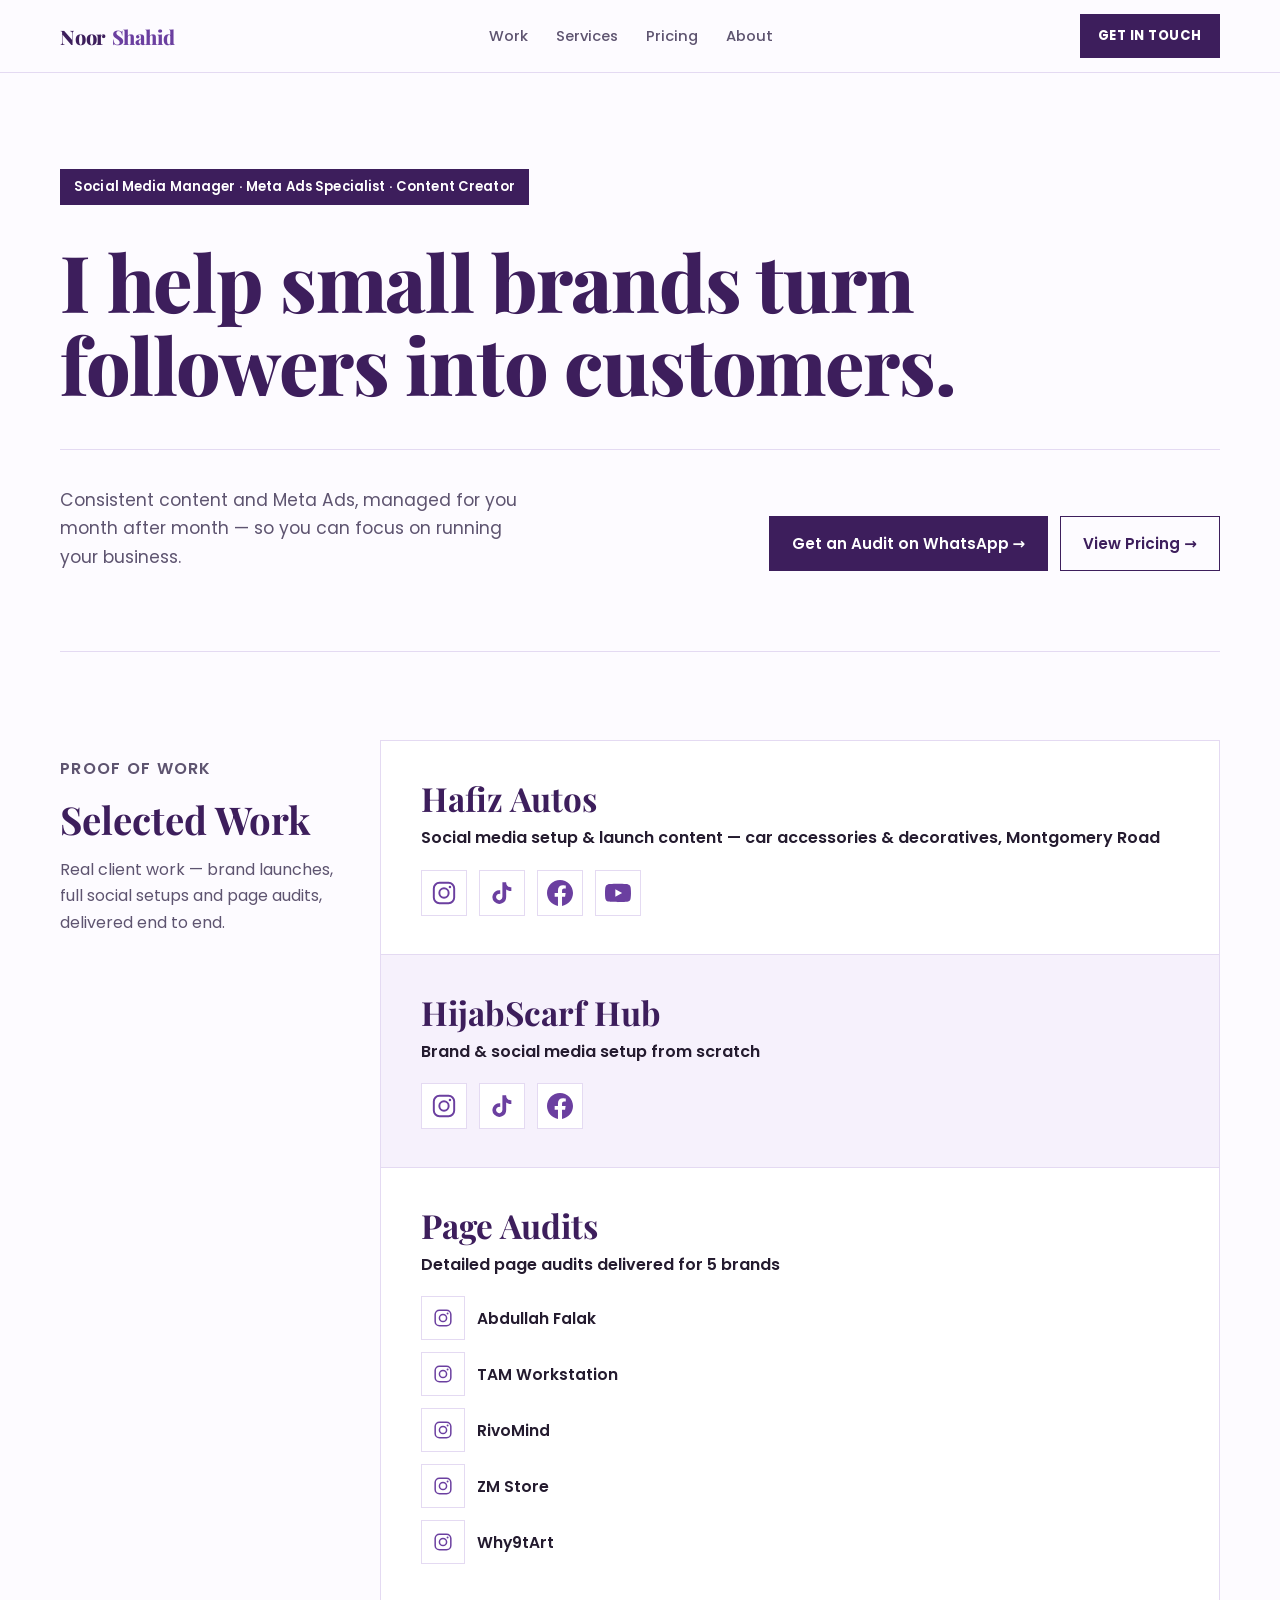
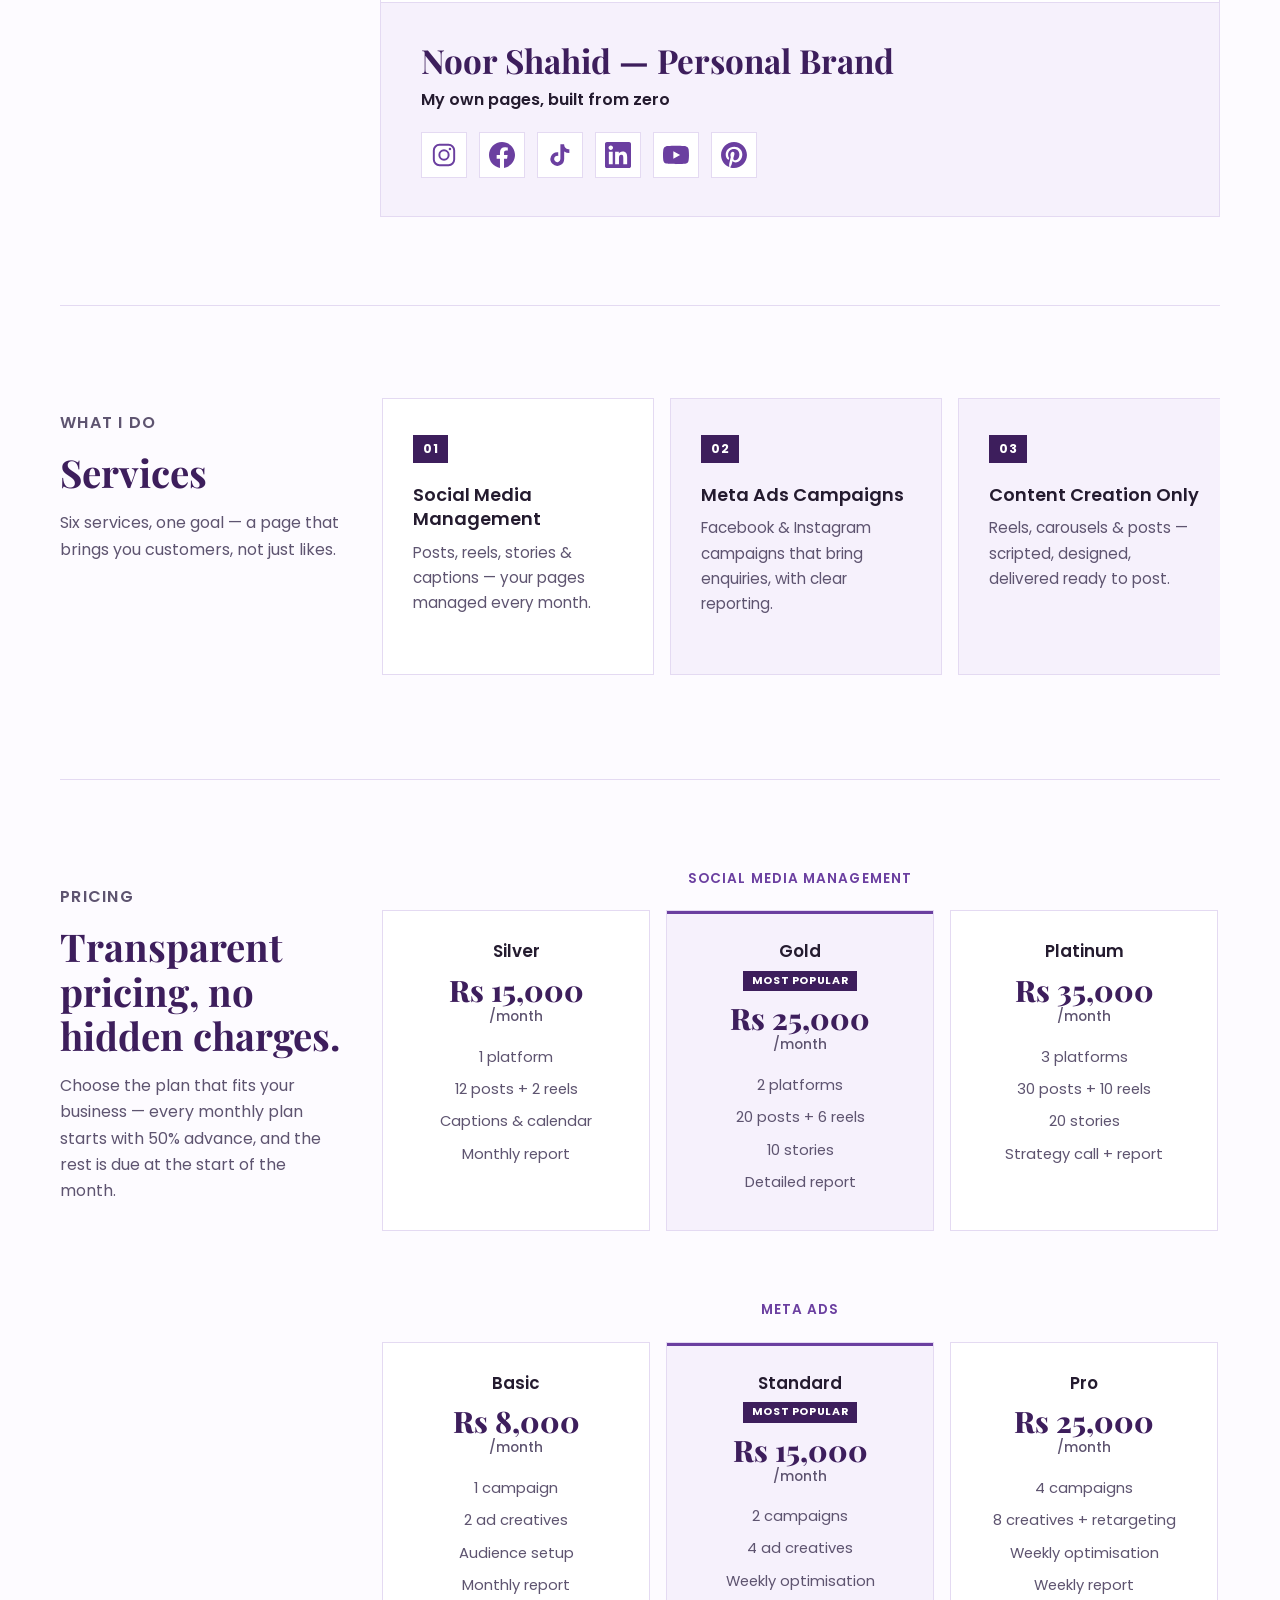
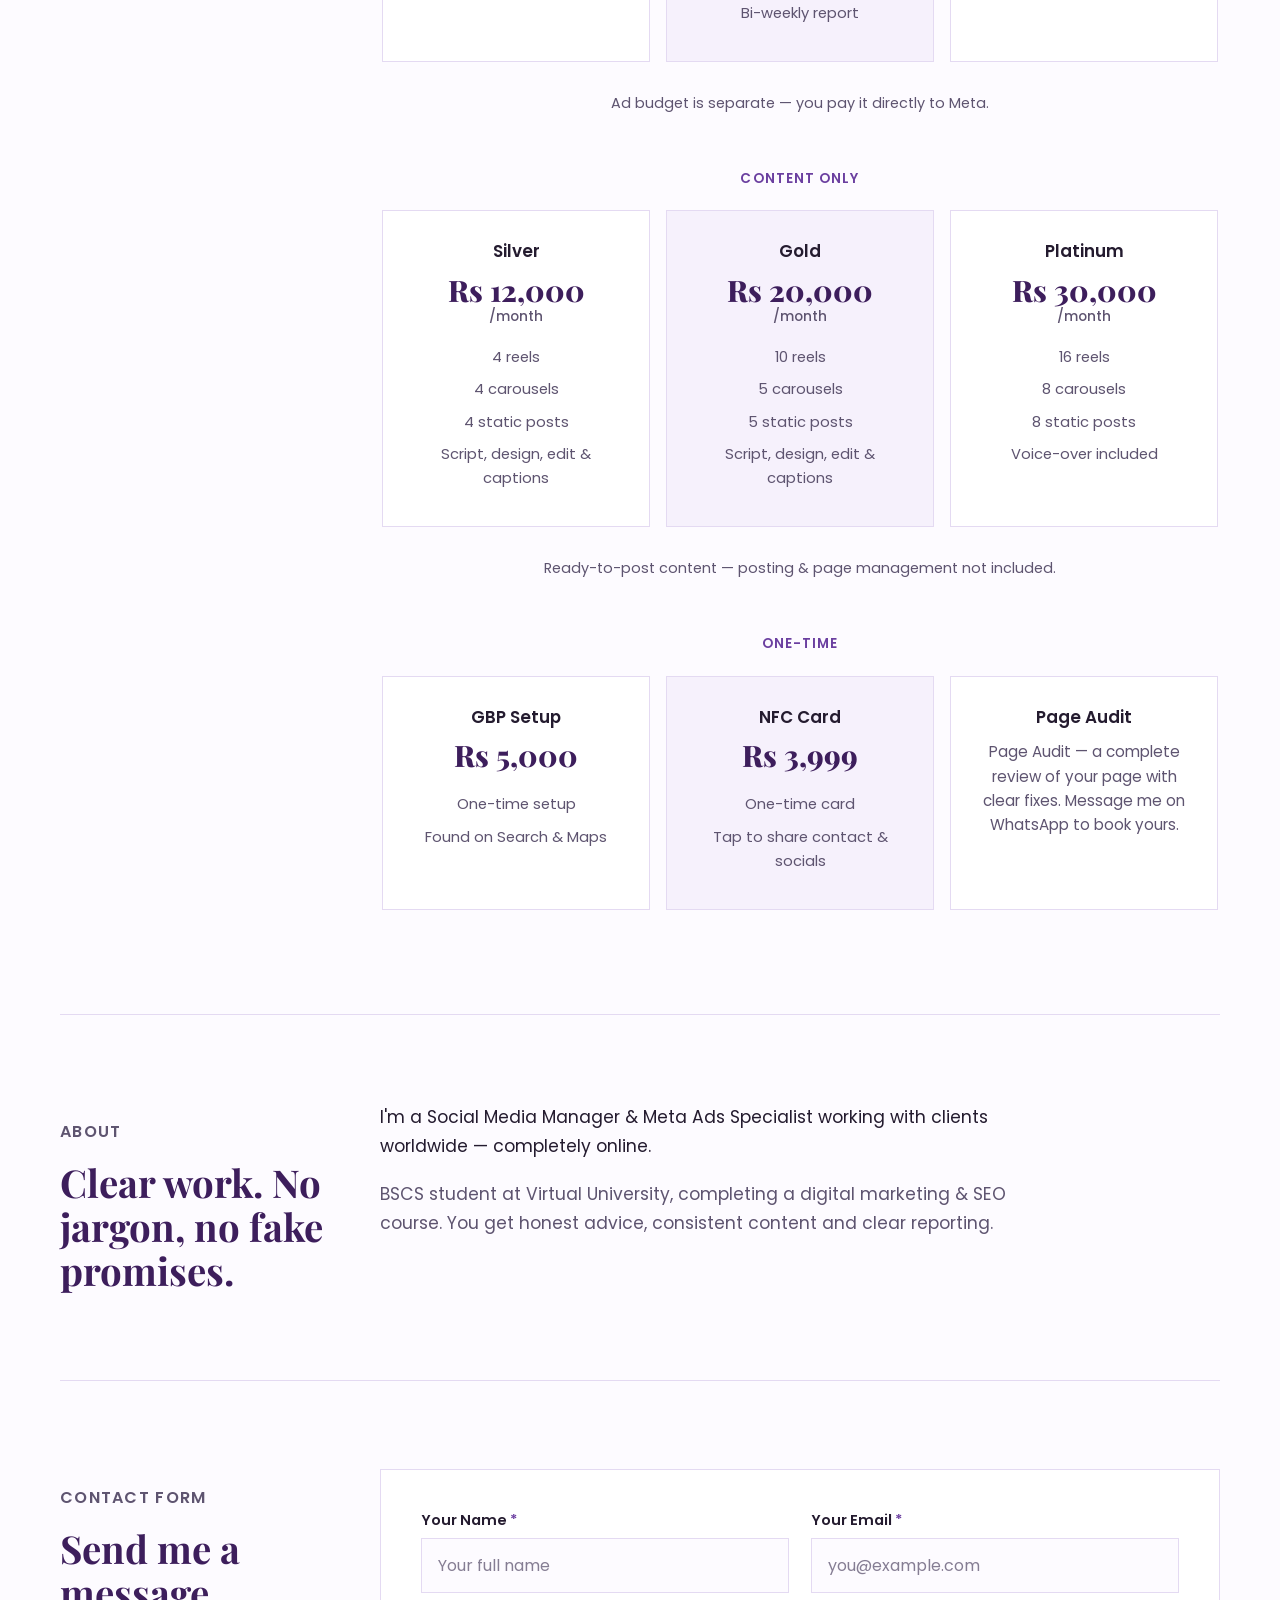
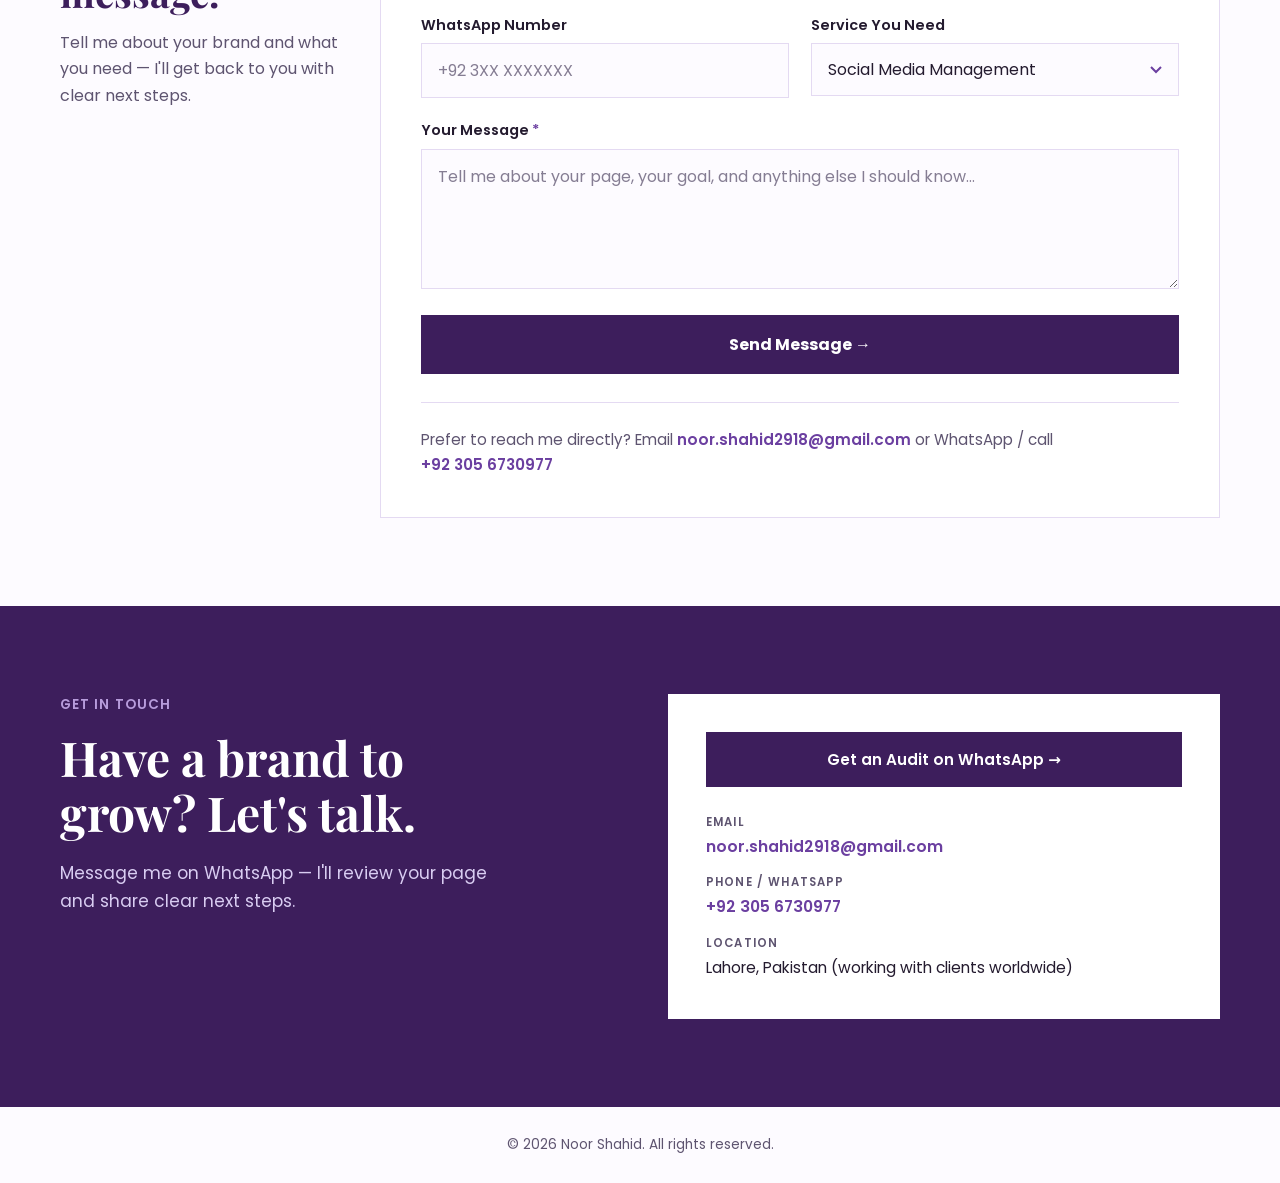
<file: index.html>
<!doctype html>
<html lang="en">
<head>
<meta charset="utf-8" />
<meta name="viewport" content="width=device-width, initial-scale=1, viewport-fit=cover" />
<meta name="color-scheme" content="light dark" />
<link rel="icon" href="data:," />
<title>Noor Shahid — Social Media Manager & Meta Ads Specialist</title>
<meta name="description" content="Noor Shahid — Social Media Manager & Meta Ads Specialist working with clients worldwide. SMM, Meta Ads, content creation, landing pages, GBP setup & NFC cards." />
<link rel="preconnect" href="https://fonts.googleapis.com">
<link rel="preconnect" href="https://fonts.gstatic.com" crossorigin>
<link href="https://fonts.googleapis.com/css2?family=Playfair+Display:wght@600;700;800&family=Poppins:wght@400;500;600;700&display=swap" rel="stylesheet">
<style>
:root{
  --deep:#3D1E5C; --royal:#6B3FA0; --lav:#B79CDB;
  --bg:#FDFBFF; --bg-soft:#F6F1FC; --surface:#FFFFFF;
  --ink:#241B2F; --muted:#5E5470; --line:#E4DAF2;
  --tag-bg:#F1EAF9;
}
@media (prefers-color-scheme: dark){
  :root{ --bg:#150D24; --bg-soft:#1C1230; --surface:#1E1433; --ink:#F3EEFA; --muted:#C9BCE2; --line:#3A2A57; --tag-bg:#2C1E47; }
}
*,*::before,*::after{box-sizing:border-box}
html{scroll-behavior:smooth;overflow-x:hidden}
body{margin:0;font-family:'Poppins',system-ui,sans-serif;background:var(--bg);color:var(--ink);font-size:17px;line-height:1.65;-webkit-font-smoothing:antialiased;overflow-x:hidden;max-width:100%;width:100%}
a{color:inherit}
img,svg,video{max-width:100%}
h1,h2,h3{margin:0;overflow-wrap:break-word}
p{margin:0;overflow-wrap:break-word}
.wrap{width:100%;max-width:1200px;margin-left:auto;margin-right:auto;padding-left:20px;padding-right:20px;min-width:0;box-sizing:border-box}
.serif{font-family:'Playfair Display',serif}

/* HEADER */
header{position:sticky;top:0;z-index:20;background:var(--bg);border-bottom:1px solid var(--line)}
.header-in{display:flex;align-items:center;justify-content:space-between;gap:14px 28px;padding:14px 20px;flex-wrap:wrap;width:100%}
.logo{font-family:'Playfair Display',serif;font-weight:800;font-size:1.25rem;color:var(--deep);text-decoration:none;letter-spacing:-.01em;flex:0 0 auto;display:inline-flex;align-items:center;gap:.32em;min-height:44px;white-space:nowrap;margin-right:8px}
@media(prefers-color-scheme:dark){.logo{color:#EFE7FD}}
.logo span{color:var(--royal);white-space:nowrap}
.header-actions{display:flex;align-items:center;gap:10px;flex:0 0 auto;margin-left:auto}
nav.main-nav{display:flex;align-items:center;gap:28px;flex-wrap:wrap;flex:1 1 auto;justify-content:center;min-width:0}
nav.main-nav a{font-size:.92rem;font-weight:500;color:var(--muted);text-decoration:none;display:inline-flex;align-items:center;min-height:44px}
nav.main-nav a:hover{color:var(--royal)}
.nav-cta{background:var(--deep);color:#fff !important;font-weight:700;font-size:.82rem;letter-spacing:.04em;padding:10px 18px;text-transform:uppercase;text-decoration:none;display:inline-flex;align-items:center;justify-content:center;min-height:44px;text-align:center}
.nav-cta:hover{background:var(--royal)}
.menu-toggle{display:none;width:44px;height:44px;min-width:44px;min-height:44px;border:1px solid var(--deep);background:var(--deep);color:#fff;cursor:pointer;align-items:center;justify-content:center;padding:0}
.menu-toggle svg{width:22px;height:22px;display:block}
.menu-toggle:focus-visible{outline:3px solid var(--lav);outline-offset:2px}

/* HERO */
.hero{padding:96px 0 80px}
.role-pill{display:inline-block;background:var(--deep);color:#fff;font-size:.82rem;font-weight:600;padding:7px 14px;letter-spacing:.01em}
.hero h1{font-family:'Playfair Display',serif;font-weight:800;font-size:clamp(2.7rem,6.2vw,4.9rem);line-height:1.06;letter-spacing:-.015em;color:var(--deep);max-width:980px;margin-top:34px}
@media(prefers-color-scheme:dark){.hero h1{color:#F3EEFA}}
.hero-rule{border:0;border-top:1px solid var(--line);margin:44px 0 0}
.hero-row{display:flex;justify-content:space-between;align-items:flex-end;gap:32px;padding-top:36px;flex-wrap:wrap}
.hero-row p{color:var(--muted);font-size:1.08rem;max-width:480px}
.hero-actions{display:flex;gap:12px;flex-wrap:wrap;flex-shrink:0}
.btn{display:inline-flex;align-items:center;gap:8px;text-decoration:none;font-weight:600;font-size:.95rem;padding:14px 22px;min-height:52px;border:1px solid var(--deep)}
.btn-solid{background:var(--deep);color:#fff}
.btn-solid:hover{background:var(--royal);border-color:var(--royal)}
.btn-ghost{background:transparent;color:var(--deep)}
@media(prefers-color-scheme:dark){.btn-ghost{color:#F3EEFA;border-color:#F3EEFA}}
.btn-ghost:hover{border-color:var(--royal);color:var(--royal)}

/* SECTION SHELL — left label column + right content, like the reference */
section.block{padding:88px 0;border-top:1px solid var(--line)}
.cols{display:grid;grid-template-columns:280px minmax(0,1fr);gap:40px;align-items:start;width:100%;min-width:0}
.cols>*,.contact-grid>*,.form-grid>*{min-width:0}
.cols>div{min-width:0;width:100%}
.side{position:sticky;top:96px}
.kicker{font-size:.85rem;font-weight:600;letter-spacing:.08em;text-transform:uppercase;color:var(--royal);margin-bottom:14px}
.side h2{font-family:'Playfair Display',serif;font-size:clamp(1.9rem,3vw,2.5rem);font-weight:700;line-height:1.15;color:var(--deep)}
@media(prefers-color-scheme:dark){.side h2{color:#F3EEFA}}
.side p{color:var(--muted);margin-top:16px;font-size:1rem;max-width:300px}
.side .btn{margin-top:24px}

/* WORK — vertical list */
.work-list{border:1px solid var(--line);background:var(--surface)}
.work-item{padding:38px 40px}
.work-item + .work-item{border-top:1px solid var(--line)}
.work-item.alt{background:var(--bg-soft)}
.work-meta{display:flex;justify-content:space-between;gap:16px;align-items:center;flex-wrap:wrap}
.work-tag{font-size:.78rem;font-weight:600;background:var(--tag-bg);color:var(--ink);padding:5px 11px}
.work-role{font-size:.85rem;color:var(--muted)}
.work-item h3{font-family:'Playfair Display',serif;font-size:clamp(1.7rem,2.6vw,2.15rem);font-weight:700;color:var(--deep);margin-top:0;line-height:1.2}
.work-item .icon-row{margin-top:18px}
@media(prefers-color-scheme:dark){.work-item h3{color:#F3EEFA}}
.work-sub{font-weight:600;font-size:1rem;margin-top:6px}
.work-desc{color:var(--muted);margin-top:14px;max-width:640px}
.work-foot{border-top:1px solid var(--line);margin-top:26px;padding-top:20px;display:flex;justify-content:space-between;gap:16px;align-items:flex-start;flex-wrap:wrap}
.tags{display:flex;gap:8px;flex-wrap:wrap}
.tags span{font-size:.8rem;color:var(--muted);border:1px solid var(--line);padding:5px 11px;background:var(--surface)}
.status{font-size:.8rem;font-weight:500;background:var(--tag-bg);padding:6px 12px;white-space:nowrap}
.audit-list{list-style:none;margin:18px 0 0;padding:0;display:grid;gap:12px}
.audit-list li{font-size:.97rem;color:var(--muted);display:flex;align-items:center;gap:12px}
.audit-list b{color:var(--ink);font-weight:600}
.work-pages{margin-top:20px}
.work-pages .wp-label{font-size:.82rem;font-weight:600;letter-spacing:.06em;text-transform:uppercase;color:var(--muted)}
/* SOCIAL ICON ROWS */
.icon-row{display:flex;gap:12px;flex-wrap:wrap;align-items:center;margin-top:12px}
.icon-btn{display:inline-flex;align-items:center;justify-content:center;width:46px;height:46px;border:1px solid var(--line);background:var(--surface);color:var(--royal);text-decoration:none;transition:background .18s ease,color .18s ease,border-color .18s ease,transform .18s ease}
.icon-btn svg{width:26px;height:26px;display:block}
.icon-btn:hover{background:var(--deep);border-color:var(--deep);color:#fff;transform:translateY(-2px)}
.icon-btn:focus-visible{outline:3px solid var(--lav);outline-offset:2px}
.icon-btn.sm{width:44px;height:44px;min-width:44px;min-height:44px;flex-shrink:0}
.icon-btn.sm svg{width:20px;height:20px}
@media (prefers-reduced-motion: reduce){.icon-btn{transition:none}.icon-btn:hover{transform:none}}

/* SERVICES — horizontal scroll row (swipe/scroll sideways, next card peeks) */
.svc-grid{display:flex;flex-wrap:nowrap;overflow-x:auto;overflow-y:hidden;-webkit-overflow-scrolling:touch;scroll-snap-type:x mandatory;scroll-padding-left:2px;gap:16px;width:100%;min-width:0;padding:4px 2px 16px;background:transparent;border:0;scrollbar-width:thin;scrollbar-color:var(--lav) transparent}
.svc-grid::-webkit-scrollbar,.price-cols::-webkit-scrollbar,.onetime::-webkit-scrollbar{height:6px}
.svc-grid::-webkit-scrollbar-thumb,.price-cols::-webkit-scrollbar-thumb,.onetime::-webkit-scrollbar-thumb{background:var(--lav);border-radius:99px}
.svc-grid::-webkit-scrollbar-track,.price-cols::-webkit-scrollbar-track,.onetime::-webkit-scrollbar-track{background:transparent}
.svc{padding:34px 30px;background:var(--surface);min-width:0;flex:1 0 272px;max-width:320px;scroll-snap-align:start;border:1px solid var(--line)}
.svc.alt{background:var(--bg-soft)}
.num{display:inline-block;background:var(--deep);color:#fff;font-size:.78rem;font-weight:700;padding:4px 10px;letter-spacing:.05em}
.svc h3{font-size:1.12rem;font-weight:600;margin-top:20px;line-height:1.35}
.svc p{color:var(--muted);font-size:.95rem;margin-top:8px}

/* PRICING — centered professional tables */
.price-group + .price-group{margin-top:52px}
.price-group h3.pg-title{font-size:.85rem;font-weight:600;letter-spacing:.08em;text-transform:uppercase;color:var(--royal);margin-bottom:0;text-align:center}
.price-cols{display:flex;flex-wrap:nowrap;overflow-x:auto;overflow-y:hidden;-webkit-overflow-scrolling:touch;scroll-snap-type:x mandatory;scroll-padding-left:2px;gap:16px;margin-top:16px;width:100%;min-width:0;padding:4px 2px 16px;background:transparent;border:0;scrollbar-width:thin;scrollbar-color:var(--lav) transparent}
.plan{padding:30px 28px 32px;text-align:center;display:flex;flex-direction:column;align-items:center;background:var(--surface);min-width:0;flex:1 0 262px;max-width:320px;scroll-snap-align:start;border:1px solid var(--line)}
.plan.alt{background:var(--bg-soft)}
.plan-name{font-weight:600;font-size:1.05rem;text-align:center;display:flex;flex-direction:column;align-items:center;gap:8px;line-height:1.3}
.plan-name .pop{display:inline-block;background:var(--deep);color:#fff;font-size:.68rem;font-weight:700;letter-spacing:.06em;text-transform:uppercase;padding:3px 9px;margin-left:0;vertical-align:2px}
.plan.featured{box-shadow:inset 0 3px 0 var(--royal)}
.plan .audit-line{color:var(--muted);font-size:.95rem;margin-top:12px;line-height:1.6;text-align:center;max-width:260px}
.plan-price{font-family:'Playfair Display',serif;font-size:1.85rem;font-weight:800;color:var(--deep);margin-top:10px;line-height:1.15;text-align:center}
@media(prefers-color-scheme:dark){.plan-price{color:#F3EEFA}}
.plan-price small{font-family:'Poppins',sans-serif;font-size:.85rem;font-weight:500;color:var(--muted);display:block;margin-top:2px}
.plan ul{list-style:none;margin:16px 0 0;padding:0;text-align:center;width:100%}
.plan ul li{font-size:.92rem;color:var(--muted);padding:4px 0;text-align:center}
.price-note{color:var(--muted);font-size:.9rem;margin-top:14px;text-align:center}
.onetime{display:flex;flex-wrap:nowrap;overflow-x:auto;overflow-y:hidden;-webkit-overflow-scrolling:touch;scroll-snap-type:x mandatory;scroll-padding-left:2px;gap:16px;margin-top:16px;width:100%;min-width:0;padding:4px 2px 16px;background:transparent;border:0;scrollbar-width:thin;scrollbar-color:var(--lav) transparent}
.onetime .plan{background:var(--surface)}
.onetime .plan.alt{background:var(--bg-soft)}
.onetime .plan .btn{margin-top:18px;padding:11px 18px;min-height:46px;font-size:.9rem}

/* ABOUT */
.about-text p{font-size:1.08rem;color:var(--ink);max-width:680px}
.about-text p + p{margin-top:20px;color:var(--muted)}

/* CONTACT FORM */
.form-card{border:1px solid var(--line);background:var(--surface);padding:40px}
.form-grid{display:grid;grid-template-columns:1fr 1fr;gap:22px}
.field{display:flex;flex-direction:column;gap:8px}
.field.full{grid-column:1 / -1}
.field label{font-size:.9rem;font-weight:600;color:var(--ink);line-height:1.4}
.field label .req{color:var(--royal)}
.field input,.field select,.field textarea{font-family:'Poppins',sans-serif;font-size:1rem;color:var(--ink);background:var(--bg);border:1px solid var(--line);padding:14px 16px;width:100%;border-radius:0;outline:none;-webkit-appearance:none;appearance:none}
.field select{background-image:url("data:image/svg+xml,%3Csvg xmlns='http://www.w3.org/2000/svg' width='12' height='8' viewBox='0 0 12 8'%3E%3Cpath d='M1 1l5 5 5-5' fill='none' stroke='%236B3FA0' stroke-width='2'/%3E%3C/svg%3E");background-repeat:no-repeat;background-position:right 16px center;padding-right:42px}
.field textarea{resize:vertical;min-height:140px;line-height:1.6}
.field input:focus,.field select:focus,.field textarea:focus{border-color:var(--royal);box-shadow:0 0 0 3px rgba(107,63,160,.15)}
.field input::placeholder,.field textarea::placeholder{color:var(--muted);opacity:.75}
.form-submit{margin-top:26px;width:100%;justify-content:center;background:var(--deep);color:#fff;border:1px solid var(--deep);font-weight:700;font-size:1rem;padding:16px 22px;min-height:56px;cursor:pointer;font-family:'Poppins',sans-serif}
.form-submit:hover{background:var(--royal);border-color:var(--royal)}
.form-wa{margin-top:28px;padding-top:24px;border-top:1px solid var(--line);display:flex;align-items:center;justify-content:space-between;gap:16px;flex-wrap:wrap}
.form-wa p{font-size:.95rem;color:var(--muted)}
.form-wa a{color:var(--royal);font-weight:600;text-decoration:none;word-break:break-word}
.nowrap{white-space:nowrap}
@media(max-width:640px){.form-card{padding:28px 22px}.form-grid{grid-template-columns:1fr}}

/* CONTACT — dark band like the reference */
.contact{background:var(--deep);color:#fff;margin-top:0}
.contact-in{padding:88px 20px}
.contact .kicker{color:var(--lav)}
.contact h2{font-family:'Playfair Display',serif;font-size:clamp(2rem,4vw,3rem);font-weight:700;line-height:1.15;max-width:480px}
.contact p.lead{color:#D9CDF2;margin-top:18px;max-width:440px}
.contact-grid{display:grid;grid-template-columns:1fr 1fr;gap:56px;align-items:start}
.contact-card{background:#fff;color:var(--ink);padding:38px}
.contact-card .btn{width:100%;justify-content:center}
.contact-rows{margin-top:26px;display:grid;gap:14px;font-size:.97rem}
.contact-rows b{display:block;font-size:.72rem;letter-spacing:.1em;color:var(--muted);font-weight:600;margin-bottom:2px}
.contact-rows a{color:var(--royal);font-weight:600;text-decoration:none;word-break:break-word}
footer{color:var(--muted);font-size:.85rem}
footer.wrap{display:flex;flex-direction:row;align-items:center;justify-content:center;text-align:center;gap:12px 20px;flex-wrap:wrap;padding:28px 20px;width:100%;max-width:1200px;margin:0 auto}
footer.wrap span{text-align:center;width:100%;line-height:1.5}

/* ============ LAPTOP — 1025px to 1200px (slightly narrower side column) ============ */
@media (min-width:1025px) and (max-width:1200px){
  .cols{grid-template-columns:260px minmax(0,1fr);gap:36px}
  .plan{padding:28px 18px 30px;flex-basis:250px}
  .svc{flex-basis:260px}
  .svc{padding:30px 26px}
  .work-item{padding:34px 30px}
}

/* ============ STACK SIDE LABEL — at/below 1024px label goes ABOVE content, full width ============ */
@media (max-width:1024px){
  .cols{grid-template-columns:minmax(0,1fr);gap:36px}
  .side{position:static;width:100%;max-width:100%}
  .side p{max-width:560px}
  .contact-grid{grid-template-columns:minmax(0,1fr)}
}

/* ============ HAMBURGER HEADER — at/below 900px ============ */
@media (max-width:900px){
  .header-in{gap:10px 14px;padding:10px 20px;flex-wrap:wrap}
  .logo{font-size:1.18rem;margin-right:0}
  .header-actions{gap:8px;margin-left:auto}
  .nav-cta{font-size:.74rem;padding:10px 12px;letter-spacing:.02em;white-space:nowrap}
  .menu-toggle{display:inline-flex}
  nav.main-nav{display:none;width:100%;flex:1 1 100%;flex-direction:column;align-items:stretch;justify-content:flex-start;gap:0;border-top:1px solid var(--line);padding:6px 0 4px;order:3}
  nav.main-nav.open{display:flex}
  nav.main-nav a{display:flex;align-items:center;min-height:48px;padding:4px 2px;font-size:1rem;border-bottom:1px solid var(--line);width:100%}
  nav.main-nav a:last-child{border-bottom:0}
}

/* ============ TABLET — 641px to 1024px ============ */
@media (min-width:641px) and (max-width:1024px){
  .wrap{width:100%;padding:0 20px}
  section.block{padding:68px 0}
  .hero{padding:72px 0 60px}
  .hero h1{font-size:clamp(2.6rem,5.6vw,3.6rem)}
  .hero-row{align-items:flex-start}
  .svc{padding:30px 28px;flex:0 0 44%;max-width:none}
  .plan{flex:0 0 44%;max-width:none}
  .form-grid{grid-template-columns:repeat(2,minmax(0,1fr))}
  .form-card{padding:34px 30px}
  .contact-grid{gap:40px}
  .contact h2{max-width:560px}
  .contact p.lead{max-width:560px}
  .contact-in{padding:68px 20px}
  .work-item{padding:34px 32px}
}

/* ============ PHONE — up to 640px ============ */
@media(max-width:640px){
  body{font-size:16px;line-height:1.65}
  .wrap{width:100%;padding:0 16px}
  /* Header: logo + CTA + hamburger on one row, menu drops below (hamburger rules live in the 900px block) */
  .header-in{padding:10px 16px;gap:10px 12px}
  .logo{font-size:1.15rem}
  /* Hero */
  .hero{padding:52px 0 48px}
  .role-pill{font-size:.78rem;line-height:1.45;padding:7px 12px;max-width:100%}
  .hero h1{font-size:clamp(2.3rem,10.8vw,2.9rem);line-height:1.1;margin-top:26px}
  .hero-rule{margin-top:32px}
  .hero-row{flex-direction:column;align-items:stretch;gap:24px;padding-top:28px}
  .hero-row p{font-size:1rem;max-width:100%}
  .hero-actions{flex-direction:column;width:100%;gap:12px}
  .hero-actions .btn{width:100%;justify-content:center;text-align:center}
  /* Sections */
  section.block{padding:56px 0}
  .cols{grid-template-columns:minmax(0,1fr);gap:32px}
  .side{position:static}
  .side p{max-width:100%}
  .side h2{font-size:1.85rem}
  /* Work: single column list, comfortable padding */
  .work-item{padding:28px 20px}
  .work-item h3{font-size:1.55rem}
  .work-sub{font-size:.97rem}
  .audit-list{gap:10px}
  .audit-list li{gap:10px;flex-wrap:wrap}
  .icon-row{gap:10px}
  /* Services & pricing: horizontal scroll rows — card ~82% wide, next card peeks in */
  .svc-grid,.price-cols,.onetime{gap:12px;padding-bottom:14px}
  .svc{padding:28px 22px;flex:0 0 82%;max-width:none}
  .plan{padding:28px 20px 30px;flex:0 0 82%;max-width:none}
  .plan-price{font-size:1.7rem}
  .price-group + .price-group{margin-top:44px}
  /* Form: fields stack */
  .form-card{padding:26px 18px}
  .form-grid{grid-template-columns:minmax(0,1fr);gap:18px}
  .field input,.field select,.field textarea{font-size:16px;min-height:48px}
  .field textarea{min-height:130px}
  .form-wa{flex-direction:column;align-items:flex-start}
  .form-wa p{font-size:.92rem;line-height:1.7;overflow-wrap:break-word}
  /* Contact band stacks */
  .contact-in{padding:56px 16px}
  .contact-grid{grid-template-columns:minmax(0,1fr);gap:36px}
  .contact h2{font-size:2rem;max-width:100%}
  .contact p.lead{max-width:100%}
  .contact-card{padding:26px 20px}
  .contact-card .btn{white-space:normal;text-align:center;line-height:1.4}
  .contact-rows{font-size:.95rem}
  .contact-rows a{overflow-wrap:anywhere}
  .contact-rows a.nowrap{overflow-wrap:normal;font-size:.98rem}
  footer.wrap{flex-direction:column;justify-content:center;align-items:center;text-align:center;gap:6px;padding:26px 16px}
  footer.wrap span{text-align:center;width:100%}
}
@media (prefers-reduced-motion: reduce){html{scroll-behavior:auto}.menu-toggle{transition:none}}
</style>
</head>
<body>

<header>
  <div class="wrap header-in">
    <a class="logo" href="#top">Noor <span>Shahid</span></a>
    <nav class="main-nav" id="main-nav" aria-label="Main">
      <a href="#work">Work</a>
      <a href="#services">Services</a>
      <a href="#pricing">Pricing</a>
      <a href="#about">About</a>
    </nav>
    <div class="header-actions">
      <a class="nav-cta" href="https://wa.me/923056730977?text=Hi%20Noor!%20I%20want%20an%20audit%20for%20my%20page." target="_blank" rel="noopener">Get in Touch</a>
      <button class="menu-toggle" id="menu-toggle" type="button" aria-label="Open menu" aria-expanded="false" aria-controls="main-nav"><svg viewBox="0 0 24 24" fill="none" stroke="currentColor" stroke-width="2.2" stroke-linecap="round" aria-hidden="true"><path d="M4 7h16M4 12h16M4 17h16"/></svg></button>
    </div>
  </div>
</header>

<main class="wrap" id="top">

  <!-- HERO -->
  <div class="hero">
    <span class="role-pill">Social Media Manager · Meta Ads Specialist · Content Creator</span>
    <h1>I help small brands turn followers into customers.</h1>
    <hr class="hero-rule">
    <div class="hero-row">
      <p>Consistent content and Meta Ads, managed for you month after month — so you can focus on running your business.</p>
      <div class="hero-actions">
        <a class="btn btn-solid" href="https://wa.me/923056730977?text=Hi%20Noor!%20I%20want%20an%20audit%20for%20my%20page." target="_blank" rel="noopener">Get an Audit on WhatsApp →</a>
        <a class="btn btn-ghost" href="#pricing">View Pricing →</a>
      </div>
    </div>
  </div>

  <!-- SELECTED WORK -->
  <section class="block" id="work">
    <div class="cols">
      <div class="side">
        <p class="kicker">Proof of Work</p>
        <h2>Selected Work</h2>
        <p>Real client work — brand launches, full social setups and page audits, delivered end to end.</p>
      </div>
      <div class="work-list">

        <article class="work-item">
          <h3>Hafiz Autos</h3>
          <p class="work-sub">Social media setup &amp; launch content — car accessories &amp; decoratives, Montgomery Road</p>
          <div class="icon-row">
              <a class="icon-btn" href="https://www.instagram.com/hafizautos.pk" target="_blank" rel="noopener" aria-label="Hafiz Autos on Instagram"><svg viewBox="0 0 24 24" fill="none" stroke="currentColor" stroke-width="1.8" aria-hidden="true"><rect x="2.6" y="2.6" width="18.8" height="18.8" rx="5.2"/><circle cx="12" cy="12" r="4.3"/><circle cx="17.5" cy="6.5" r="1.15" fill="currentColor" stroke="none"/></svg></a>
              <a class="icon-btn" href="https://www.tiktok.com/@hafizautos.pk" target="_blank" rel="noopener" aria-label="Hafiz Autos on TikTok"><svg viewBox="0 0 24 24" fill="currentColor" aria-hidden="true"><path d="M19.59 6.69a4.83 4.83 0 0 1-3.77-4.25V2h-3.45v13.67a2.89 2.89 0 0 1-5.2 1.74 2.89 2.89 0 0 1 2.31-4.64 2.93 2.93 0 0 1 .88.13V9.4a6.84 6.84 0 0 0-1-.05A6.33 6.33 0 0 0 5 20.1a6.34 6.34 0 0 0 10.86-4.43v-7a8.16 8.16 0 0 0 4.77 1.52v-3.4a4.85 4.85 0 0 1-1.04-.1z"/></svg></a>
              <a class="icon-btn" href="https://www.facebook.com/hafizautos.pk" target="_blank" rel="noopener" aria-label="Hafiz Autos on Facebook"><svg viewBox="0 0 24 24" fill="currentColor" aria-hidden="true"><path d="M24 12.073c0-6.627-5.373-12-12-12s-12 5.373-12 12c0 5.99 4.388 10.954 10.125 11.854v-8.385H7.078v-3.47h3.047V9.43c0-3.007 1.792-4.669 4.533-4.669 1.312 0 2.686.235 2.686.235v2.953H15.83c-1.491 0-1.956.925-1.956 1.874v2.25h3.328l-.532 3.47h-2.796v8.385C19.612 23.027 24 18.062 24 12.073z"/></svg></a>
              <a class="icon-btn" href="https://www.youtube.com/@hafizautos_pk" target="_blank" rel="noopener" aria-label="Hafiz Autos on YouTube"><svg viewBox="0 0 24 24" fill="currentColor" aria-hidden="true"><path d="M23.498 6.186a3.016 3.016 0 0 0-2.122-2.136C19.505 3.545 12 3.545 12 3.545s-7.505 0-9.377.505A3.017 3.017 0 0 0 .502 6.186C0 8.07 0 12 0 12s0 3.93.502 5.814a3.016 3.016 0 0 0 2.122 2.136c1.871.505 9.376.505 9.376.505s7.505 0 9.377-.505a3.015 3.015 0 0 0 2.122-2.136C24 15.93 24 12 24 12s0-3.93-.502-5.814zM9.545 15.568V8.432L15.818 12l-6.273 3.568z"/></svg></a>
          </div>
        </article>

        <article class="work-item alt">
          <h3>HijabScarf Hub</h3>
          <p class="work-sub">Brand &amp; social media setup from scratch</p>
          <div class="icon-row">
              <a class="icon-btn" href="https://www.instagram.com/hijabscarf.hub" target="_blank" rel="noopener" aria-label="HijabScarf Hub on Instagram"><svg viewBox="0 0 24 24" fill="none" stroke="currentColor" stroke-width="1.8" aria-hidden="true"><rect x="2.6" y="2.6" width="18.8" height="18.8" rx="5.2"/><circle cx="12" cy="12" r="4.3"/><circle cx="17.5" cy="6.5" r="1.15" fill="currentColor" stroke="none"/></svg></a>
              <a class="icon-btn" href="https://www.tiktok.com/@hijabscarf.hub" target="_blank" rel="noopener" aria-label="HijabScarf Hub on TikTok"><svg viewBox="0 0 24 24" fill="currentColor" aria-hidden="true"><path d="M19.59 6.69a4.83 4.83 0 0 1-3.77-4.25V2h-3.45v13.67a2.89 2.89 0 0 1-5.2 1.74 2.89 2.89 0 0 1 2.31-4.64 2.93 2.93 0 0 1 .88.13V9.4a6.84 6.84 0 0 0-1-.05A6.33 6.33 0 0 0 5 20.1a6.34 6.34 0 0 0 10.86-4.43v-7a8.16 8.16 0 0 0 4.77 1.52v-3.4a4.85 4.85 0 0 1-1.04-.1z"/></svg></a>
              <a class="icon-btn" href="https://www.facebook.com/hijabscarf.hub" target="_blank" rel="noopener" aria-label="HijabScarf Hub on Facebook"><svg viewBox="0 0 24 24" fill="currentColor" aria-hidden="true"><path d="M24 12.073c0-6.627-5.373-12-12-12s-12 5.373-12 12c0 5.99 4.388 10.954 10.125 11.854v-8.385H7.078v-3.47h3.047V9.43c0-3.007 1.792-4.669 4.533-4.669 1.312 0 2.686.235 2.686.235v2.953H15.83c-1.491 0-1.956.925-1.956 1.874v2.25h3.328l-.532 3.47h-2.796v8.385C19.612 23.027 24 18.062 24 12.073z"/></svg></a>
          </div>
        </article>

        <article class="work-item">
          <h3>Page Audits</h3>
          <p class="work-sub">Detailed page audits delivered for 5 brands</p>
          <ul class="audit-list">
            <li><a class="icon-btn sm" href="https://www.instagram.com/abdullahfalak786" target="_blank" rel="noopener" aria-label="Abdullah Falak on Instagram"><svg viewBox="0 0 24 24" fill="none" stroke="currentColor" stroke-width="1.8" aria-hidden="true"><rect x="2.6" y="2.6" width="18.8" height="18.8" rx="5.2"/><circle cx="12" cy="12" r="4.3"/><circle cx="17.5" cy="6.5" r="1.15" fill="currentColor" stroke="none"/></svg></a><b>Abdullah Falak</b></li>
            <li><a class="icon-btn sm" href="https://www.instagram.com/tamworkstation" target="_blank" rel="noopener" aria-label="TAM Workstation on Instagram"><svg viewBox="0 0 24 24" fill="none" stroke="currentColor" stroke-width="1.8" aria-hidden="true"><rect x="2.6" y="2.6" width="18.8" height="18.8" rx="5.2"/><circle cx="12" cy="12" r="4.3"/><circle cx="17.5" cy="6.5" r="1.15" fill="currentColor" stroke="none"/></svg></a><b>TAM Workstation</b></li>
            <li><a class="icon-btn sm" href="https://www.instagram.com/rivo_mind" target="_blank" rel="noopener" aria-label="RivoMind on Instagram"><svg viewBox="0 0 24 24" fill="none" stroke="currentColor" stroke-width="1.8" aria-hidden="true"><rect x="2.6" y="2.6" width="18.8" height="18.8" rx="5.2"/><circle cx="12" cy="12" r="4.3"/><circle cx="17.5" cy="6.5" r="1.15" fill="currentColor" stroke="none"/></svg></a><b>RivoMind</b></li>
            <li><a class="icon-btn sm" href="https://www.instagram.com/zm_store.pk.1" target="_blank" rel="noopener" aria-label="ZM Store on Instagram"><svg viewBox="0 0 24 24" fill="none" stroke="currentColor" stroke-width="1.8" aria-hidden="true"><rect x="2.6" y="2.6" width="18.8" height="18.8" rx="5.2"/><circle cx="12" cy="12" r="4.3"/><circle cx="17.5" cy="6.5" r="1.15" fill="currentColor" stroke="none"/></svg></a><b>ZM Store</b></li>
            <li><a class="icon-btn sm" href="https://www.instagram.com/why_9t_art" target="_blank" rel="noopener" aria-label="Why9tArt on Instagram"><svg viewBox="0 0 24 24" fill="none" stroke="currentColor" stroke-width="1.8" aria-hidden="true"><rect x="2.6" y="2.6" width="18.8" height="18.8" rx="5.2"/><circle cx="12" cy="12" r="4.3"/><circle cx="17.5" cy="6.5" r="1.15" fill="currentColor" stroke="none"/></svg></a><b>Why9tArt</b></li>
          </ul>
        </article>

        <article class="work-item alt">
          <h3>Noor Shahid — Personal Brand</h3>
          <p class="work-sub">My own pages, built from zero</p>
          <div class="icon-row">
              <a class="icon-btn" href="https://www.instagram.com/noor.shahid.29" target="_blank" rel="noopener" aria-label="Noor Shahid on Instagram"><svg viewBox="0 0 24 24" fill="none" stroke="currentColor" stroke-width="1.8" aria-hidden="true"><rect x="2.6" y="2.6" width="18.8" height="18.8" rx="5.2"/><circle cx="12" cy="12" r="4.3"/><circle cx="17.5" cy="6.5" r="1.15" fill="currentColor" stroke="none"/></svg></a>
              <a class="icon-btn" href="https://www.facebook.com/noorshahid.pk" target="_blank" rel="noopener" aria-label="Noor Shahid on Facebook"><svg viewBox="0 0 24 24" fill="currentColor" aria-hidden="true"><path d="M24 12.073c0-6.627-5.373-12-12-12s-12 5.373-12 12c0 5.99 4.388 10.954 10.125 11.854v-8.385H7.078v-3.47h3.047V9.43c0-3.007 1.792-4.669 4.533-4.669 1.312 0 2.686.235 2.686.235v2.953H15.83c-1.491 0-1.956.925-1.956 1.874v2.25h3.328l-.532 3.47h-2.796v8.385C19.612 23.027 24 18.062 24 12.073z"/></svg></a>
              <a class="icon-btn" href="https://www.tiktok.com/@noor.shahid9" target="_blank" rel="noopener" aria-label="Noor Shahid on TikTok"><svg viewBox="0 0 24 24" fill="currentColor" aria-hidden="true"><path d="M19.59 6.69a4.83 4.83 0 0 1-3.77-4.25V2h-3.45v13.67a2.89 2.89 0 0 1-5.2 1.74 2.89 2.89 0 0 1 2.31-4.64 2.93 2.93 0 0 1 .88.13V9.4a6.84 6.84 0 0 0-1-.05A6.33 6.33 0 0 0 5 20.1a6.34 6.34 0 0 0 10.86-4.43v-7a8.16 8.16 0 0 0 4.77 1.52v-3.4a4.85 4.85 0 0 1-1.04-.1z"/></svg></a>
              <a class="icon-btn" href="https://www.linkedin.com/in/noorshahid-pk" target="_blank" rel="noopener" aria-label="Noor Shahid on LinkedIn"><svg viewBox="0 0 24 24" fill="currentColor" aria-hidden="true"><path d="M20.447 20.452h-3.554v-5.569c0-1.328-.027-3.037-1.852-3.037-1.853 0-2.136 1.445-2.136 2.939v5.667H9.351V9h3.414v1.561h.046c.477-.9 1.637-1.85 3.37-1.85 3.601 0 4.267 2.37 4.267 5.455v6.286zM5.337 7.433c-1.144 0-2.063-.926-2.063-2.065 0-1.138.92-2.063 2.063-2.063 1.14 0 2.064.925 2.064 2.063 0 1.139-.925 2.065-2.064 2.065zm1.782 13.019H3.555V9h3.564v11.452zM22.225 0H1.771C.792 0 0 .774 0 1.729v20.542C0 23.227.792 24 1.771 24h20.451C23.2 24 24 23.227 24 22.271V1.729C24 .774 23.2 0 22.222 0h.003z"/></svg></a>
              <a class="icon-btn" href="https://www.youtube.com/@noorshahid-pk" target="_blank" rel="noopener" aria-label="Noor Shahid on YouTube"><svg viewBox="0 0 24 24" fill="currentColor" aria-hidden="true"><path d="M23.498 6.186a3.016 3.016 0 0 0-2.122-2.136C19.505 3.545 12 3.545 12 3.545s-7.505 0-9.377.505A3.017 3.017 0 0 0 .502 6.186C0 8.07 0 12 0 12s0 3.93.502 5.814a3.016 3.016 0 0 0 2.122 2.136c1.871.505 9.376.505 9.376.505s7.505 0 9.377-.505a3.015 3.015 0 0 0 2.122-2.136C24 15.93 24 12 24 12s0-3.93-.502-5.814zM9.545 15.568V8.432L15.818 12l-6.273 3.568z"/></svg></a>
              <a class="icon-btn" href="https://www.pinterest.com/noorshahid29" target="_blank" rel="noopener" aria-label="Noor Shahid on Pinterest"><svg viewBox="0 0 24 24" fill="currentColor" aria-hidden="true"><path d="M12.017 0C5.396 0 .029 5.367.029 11.987c0 5.079 3.158 9.417 7.618 11.162-.105-.949-.199-2.403.041-3.439.219-.937 1.406-5.957 1.406-5.957s-.359-.72-.359-1.781c0-1.663.967-2.911 2.168-2.911 1.024 0 1.518.769 1.518 1.688 0 1.029-.653 2.567-.992 3.992-.285 1.193.6 2.165 1.775 2.165 2.128 0 3.768-2.245 3.768-5.487 0-2.861-2.063-4.869-5.008-4.869-3.41 0-5.409 2.562-5.409 5.199 0 1.033.394 2.143.889 2.741.099.12.112.225.085.345-.09.375-.293 1.199-.334 1.363-.053.225-.172.271-.401.165-1.495-.69-2.433-2.878-2.433-4.646 0-3.776 2.748-7.252 7.92-7.252 4.158 0 7.392 2.967 7.392 6.923 0 4.135-2.607 7.462-6.233 7.462-1.214 0-2.354-.629-2.758-1.379l-.749 2.848c-.269 1.045-1.004 2.352-1.498 3.146 1.123.345 2.306.535 3.55.535 6.607 0 11.985-5.365 11.985-11.987C23.97 5.367 18.62.002 12.017.002L12.017 0z"/></svg></a>
          </div>
        </article>

      </div>
    </div>
  </section>

  <!-- SERVICES -->
  <section class="block" id="services">
    <div class="cols">
      <div class="side">
        <p class="kicker">What I Do</p>
        <h2>Services</h2>
        <p>Six services, one goal — a page that brings you customers, not just likes.</p>
      </div>
      <div class="svc-grid">
        <article class="svc"><span class="num">01</span><h3>Social Media Management</h3><p>Posts, reels, stories &amp; captions — your pages managed every month.</p></article>
        <article class="svc alt"><span class="num">02</span><h3>Meta Ads Campaigns</h3><p>Facebook &amp; Instagram campaigns that bring enquiries, with clear reporting.</p></article>
        <article class="svc alt"><span class="num">03</span><h3>Content Creation Only</h3><p>Reels, carousels &amp; posts — scripted, designed, delivered ready to post.</p></article>
        <article class="svc"><span class="num">04</span><h3>Landing Pages &amp; Website Setup</h3><p>HTML, CSS, JavaScript pages — WordPress &amp; Shopify setup too. Price on project details.</p></article>
        <article class="svc"><span class="num">05</span><h3>Google Business Profile Setup</h3><p>Complete profile setup to get found on Google Search &amp; Maps.</p></article>
        <article class="svc alt"><span class="num">06</span><h3>NFC Cards</h3><p>One tap shares your contact, socials &amp; portfolio — no reprinting.</p></article>
      </div>
    </div>
  </section>

  <!-- PRICING -->
  <section class="block" id="pricing">
    <div class="cols">
      <div class="side">
        <p class="kicker">Pricing</p>
        <h2>Transparent pricing, no hidden charges.</h2>
        <p>Choose the plan that fits your business — every monthly plan starts with 50% advance, and the rest is due at the start of the month.</p>
      </div>
      <div>
        <div class="price-group">
          <h3 class="pg-title">Social Media Management</h3>
          <div class="price-cols">
            <article class="plan"><p class="plan-name">Silver</p><div class="plan-price">Rs 15,000<small> /month</small></div><ul><li>1 platform</li><li>12 posts + 2 reels</li><li>Captions &amp; calendar</li><li>Monthly report</li></ul></article>
            <article class="plan alt featured"><p class="plan-name">Gold <span class="pop">Most Popular</span></p><div class="plan-price">Rs 25,000<small> /month</small></div><ul><li>2 platforms</li><li>20 posts + 6 reels</li><li>10 stories</li><li>Detailed report</li></ul></article>
            <article class="plan"><p class="plan-name">Platinum</p><div class="plan-price">Rs 35,000<small> /month</small></div><ul><li>3 platforms</li><li>30 posts + 10 reels</li><li>20 stories</li><li>Strategy call + report</li></ul></article>
          </div>
        </div>

        <div class="price-group">
          <h3 class="pg-title">Meta Ads</h3>
          <div class="price-cols">
            <article class="plan"><p class="plan-name">Basic</p><div class="plan-price">Rs 8,000<small> /month</small></div><ul><li>1 campaign</li><li>2 ad creatives</li><li>Audience setup</li><li>Monthly report</li></ul></article>
            <article class="plan alt featured"><p class="plan-name">Standard <span class="pop">Most Popular</span></p><div class="plan-price">Rs 15,000<small> /month</small></div><ul><li>2 campaigns</li><li>4 ad creatives</li><li>Weekly optimisation</li><li>Bi-weekly report</li></ul></article>
            <article class="plan"><p class="plan-name">Pro</p><div class="plan-price">Rs 25,000<small> /month</small></div><ul><li>4 campaigns</li><li>8 creatives + retargeting</li><li>Weekly optimisation</li><li>Weekly report</li></ul></article>
          </div>
          <p class="price-note">Ad budget is separate — you pay it directly to Meta.</p>
        </div>

        <div class="price-group">
          <h3 class="pg-title">Content Only</h3>
          <div class="price-cols">
            <article class="plan"><p class="plan-name">Silver</p><div class="plan-price">Rs 12,000<small> /month</small></div><ul><li>4 reels</li><li>4 carousels</li><li>4 static posts</li><li>Script, design, edit &amp; captions</li></ul></article>
            <article class="plan alt"><p class="plan-name">Gold</p><div class="plan-price">Rs 20,000<small> /month</small></div><ul><li>10 reels</li><li>5 carousels</li><li>5 static posts</li><li>Script, design, edit &amp; captions</li></ul></article>
            <article class="plan"><p class="plan-name">Platinum</p><div class="plan-price">Rs 30,000<small> /month</small></div><ul><li>16 reels</li><li>8 carousels</li><li>8 static posts</li><li>Voice-over included</li></ul></article>
          </div>
          <p class="price-note">Ready-to-post content — posting &amp; page management not included.</p>
        </div>

        <div class="price-group">
          <h3 class="pg-title">One-Time</h3>
          <div class="onetime">
            <article class="plan"><p class="plan-name">GBP Setup</p><div class="plan-price">Rs 5,000</div><ul><li>One-time setup</li><li>Found on Search &amp; Maps</li></ul></article>
            <article class="plan alt"><p class="plan-name">NFC Card</p><div class="plan-price">Rs 3,999</div><ul><li>One-time card</li><li>Tap to share contact &amp; socials</li></ul></article>
            <article class="plan"><p class="plan-name">Page Audit</p><p class="audit-line">Page Audit — a complete review of your page with clear fixes. Message me on WhatsApp to book yours.</p></article>
          </div>
        </div>
      </div>
    </div>
  </section>

  <!-- ABOUT -->
  <section class="block" id="about">
    <div class="cols">
      <div class="side">
        <p class="kicker">About</p>
        <h2>Clear work. No jargon, no fake promises.</h2>
      </div>
      <div class="about-text">
        <p>I'm a Social Media Manager &amp; Meta Ads Specialist working with clients worldwide — completely online.</p>
        <p>BSCS student at Virtual University, completing a digital marketing &amp; SEO course. You get honest advice, consistent content and clear reporting.</p>
      </div>
    </div>
  </section>

  <!-- CONTACT FORM -->
  <section class="block" id="contact-form">
    <div class="cols">
      <div class="side">
        <p class="kicker">Contact Form</p>
        <h2>Send me a message.</h2>
        <p>Tell me about your brand and what you need — I'll get back to you with clear next steps.</p>
      </div>
      <div class="form-card">
        <form name="contact" method="POST" data-netlify="true">
          <input type="hidden" name="form-name" value="contact">
          <div class="form-grid">
            <div class="field">
              <label for="cf-name">Your Name <span class="req">*</span></label>
              <input id="cf-name" type="text" name="name" placeholder="Your full name" required>
            </div>
            <div class="field">
              <label for="cf-email">Your Email <span class="req">*</span></label>
              <input id="cf-email" type="email" name="email" placeholder="you@example.com" required>
            </div>
            <div class="field">
              <label for="cf-whatsapp">WhatsApp Number</label>
              <input id="cf-whatsapp" type="tel" name="whatsapp" placeholder="+92 3XX XXXXXXX">
            </div>
            <div class="field">
              <label for="cf-service">Service You Need</label>
              <select id="cf-service" name="service">
                <option value="Social Media Management">Social Media Management</option>
                <option value="Meta Ads">Meta Ads</option>
                <option value="Content Creation Only">Content Creation Only</option>
                <option value="Landing Page, WordPress or Shopify Setup">Landing Page, WordPress or Shopify Setup</option>
                <option value="Google Business Profile Setup">Google Business Profile Setup</option>
                <option value="NFC Card">NFC Card</option>
                <option value="Page Audit">Page Audit</option>
                <option value="Other">Other</option>
              </select>
            </div>
            <div class="field full">
              <label for="cf-message">Your Message <span class="req">*</span></label>
              <textarea id="cf-message" name="message" placeholder="Tell me about your page, your goal, and anything else I should know…" required></textarea>
            </div>
          </div>
          <button class="form-submit" type="submit">Send Message →</button>
        </form>
        <div class="form-wa">
          <p>Prefer to reach me directly? Email <a class="nowrap" href="mailto:noor.shahid2918@gmail.com">noor.shahid2918@gmail.com</a> or WhatsApp / call <a class="nowrap" href="https://wa.me/923056730977" target="_blank" rel="noopener">+92 305 6730977</a></p>
        </div>
      </div>
    </div>
  </section>

</main>

<!-- CONTACT -->
<div class="contact" id="contact">
  <div class="wrap contact-in">
    <div class="contact-grid">
      <div>
        <p class="kicker">Get in Touch</p>
        <h2>Have a brand to grow? Let's talk.</h2>
        <p class="lead">Message me on WhatsApp — I'll review your page and share clear next steps.</p>
      </div>
      <div class="contact-card">
        <a class="btn btn-solid" href="https://wa.me/923056730977?text=Hi%20Noor!%20I%20want%20an%20audit%20for%20my%20page." target="_blank" rel="noopener">Get an Audit on WhatsApp →</a>
        <div class="contact-rows">
          <div><b>EMAIL</b><a href="mailto:noor.shahid2918@gmail.com">noor.shahid2918@gmail.com</a></div>
          <div><b>PHONE / WHATSAPP</b><a class="nowrap" href="https://wa.me/923056730977" target="_blank" rel="noopener">+92 305 6730977</a></div>
          <div><b>LOCATION</b><span>Lahore, Pakistan (working with clients worldwide)</span></div>
        </div>
      </div>
    </div>
  </div>
</div>

<footer class="wrap">
  <span>© 2026 Noor Shahid. All rights reserved.</span>
</footer>

<script>
(function(){
  var toggle = document.getElementById('menu-toggle');
  var nav = document.getElementById('main-nav');
  if(!toggle || !nav) return;
  toggle.addEventListener('click', function(){
    var open = nav.classList.toggle('open');
    toggle.setAttribute('aria-expanded', open ? 'true' : 'false');
    toggle.setAttribute('aria-label', open ? 'Close menu' : 'Open menu');
  });
  nav.addEventListener('click', function(e){
    if(e.target && e.target.tagName === 'A'){
      nav.classList.remove('open');
      toggle.setAttribute('aria-expanded','false');
      toggle.setAttribute('aria-label','Open menu');
    }
  });
})();
</script>
</body>
</html>
</file>
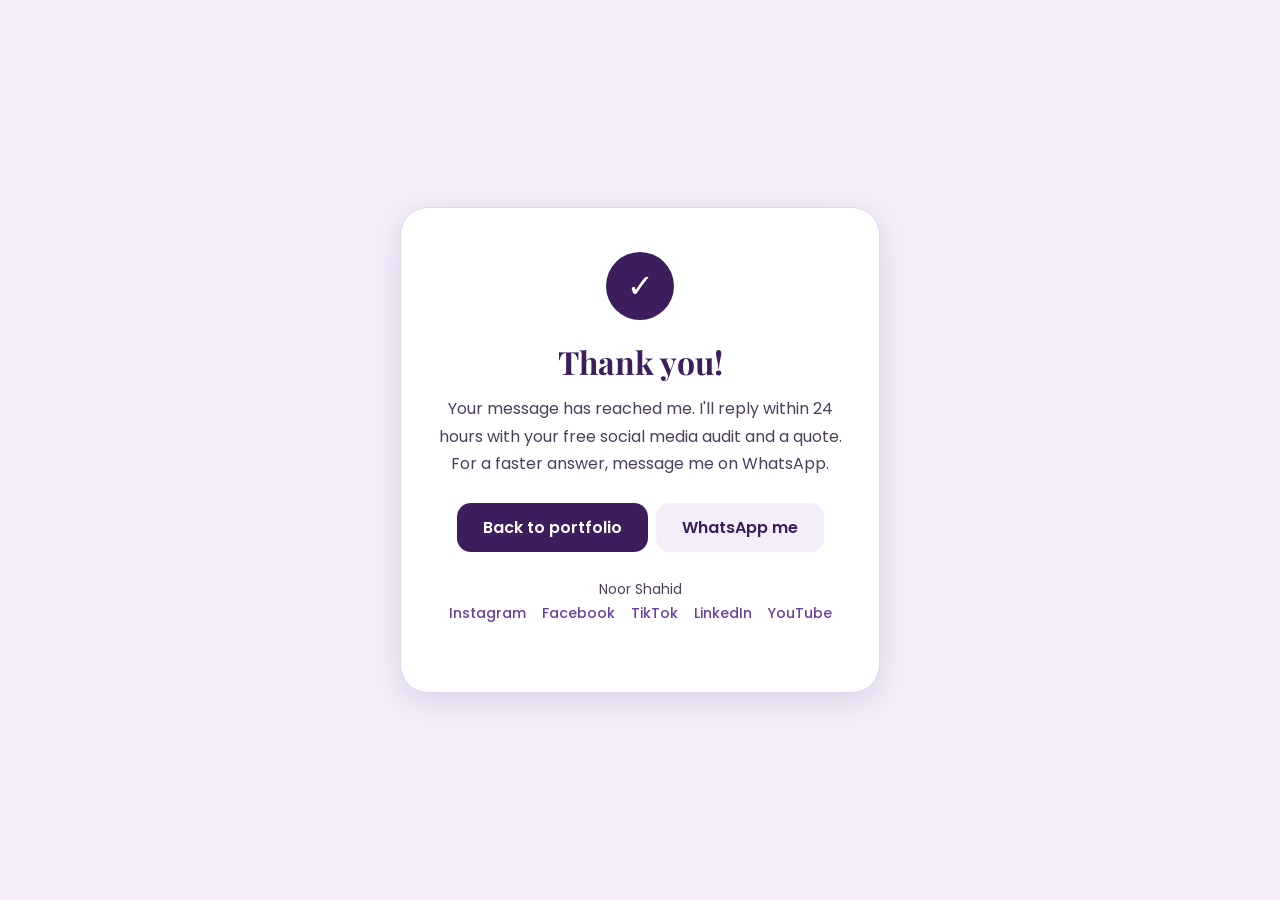
<file: thank-you.html>
<!DOCTYPE html><html lang="en"><head><meta charset="UTF-8"><meta name="viewport" content="width=device-width, initial-scale=1.0"><title>Thank you | Noor Shahid</title>
<link rel="preconnect" href="https://fonts.googleapis.com"><link rel="preconnect" href="https://fonts.gstatic.com" crossorigin>
<link href="https://fonts.googleapis.com/css2?family=Playfair+Display:wght@600;700&family=Poppins:wght@400;500;600&display=swap" rel="stylesheet">
<style>*{margin:0;box-sizing:border-box}body{font-family:Poppins,sans-serif;background:#F3EEFA;color:#241B2F;min-height:100vh;display:grid;place-items:center;padding:20px;text-align:center}
.box{background:#fff;max-width:480px;padding:44px 32px;border-radius:28px;box-shadow:0 8px 28px rgba(61,30,92,.12);border:1px solid #E3D6F3}
.tick{width:68px;height:68px;border-radius:50%;background:#3D1E5C;color:#fff;font-size:32px;display:grid;place-items:center;margin:0 auto 20px}
h1{font-family:'Playfair Display',Georgia,serif;color:#3D1E5C;font-size:32px;margin-bottom:12px}p{line-height:1.7;margin-bottom:22px;color:#4B3F5C}
.btn{display:inline-block;background:#3D1E5C;color:#fff;text-decoration:none;font-weight:600;padding:12px 26px;border-radius:14px;margin:4px}.btn:hover{background:#6B3FA0}.btn.alt{background:#F3EEFA;color:#3D1E5C}
.soc{margin-top:22px;font-size:14px}.soc a{color:#6B3FA0;margin:0 8px;text-decoration:none;font-weight:500}</style></head>
<body><div class="box"><div class="tick">✓</div><h1>Thank you!</h1>
<p>Your message has reached me. I'll reply within 24 hours with your free social media audit and a quote. For a faster answer, message me on WhatsApp.</p>
<a class="btn" href="/">Back to portfolio</a><a class="btn alt" href="https://wa.me/923056730977" target="_blank" rel="noopener">WhatsApp me</a>
<p class="soc">Noor Shahid<br><a href="https://www.instagram.com/noor.shahid.29/?hl=en">Instagram</a><a href="https://www.facebook.com/noorshahid.pk">Facebook</a><a href="https://www.tiktok.com/@noor.shahid9">TikTok</a><a href="https://www.linkedin.com/in/noorshahid-pk">LinkedIn</a><a href="https://www.youtube.com/@noorshahid-pk">YouTube</a></p></div></body></html>
</file>
